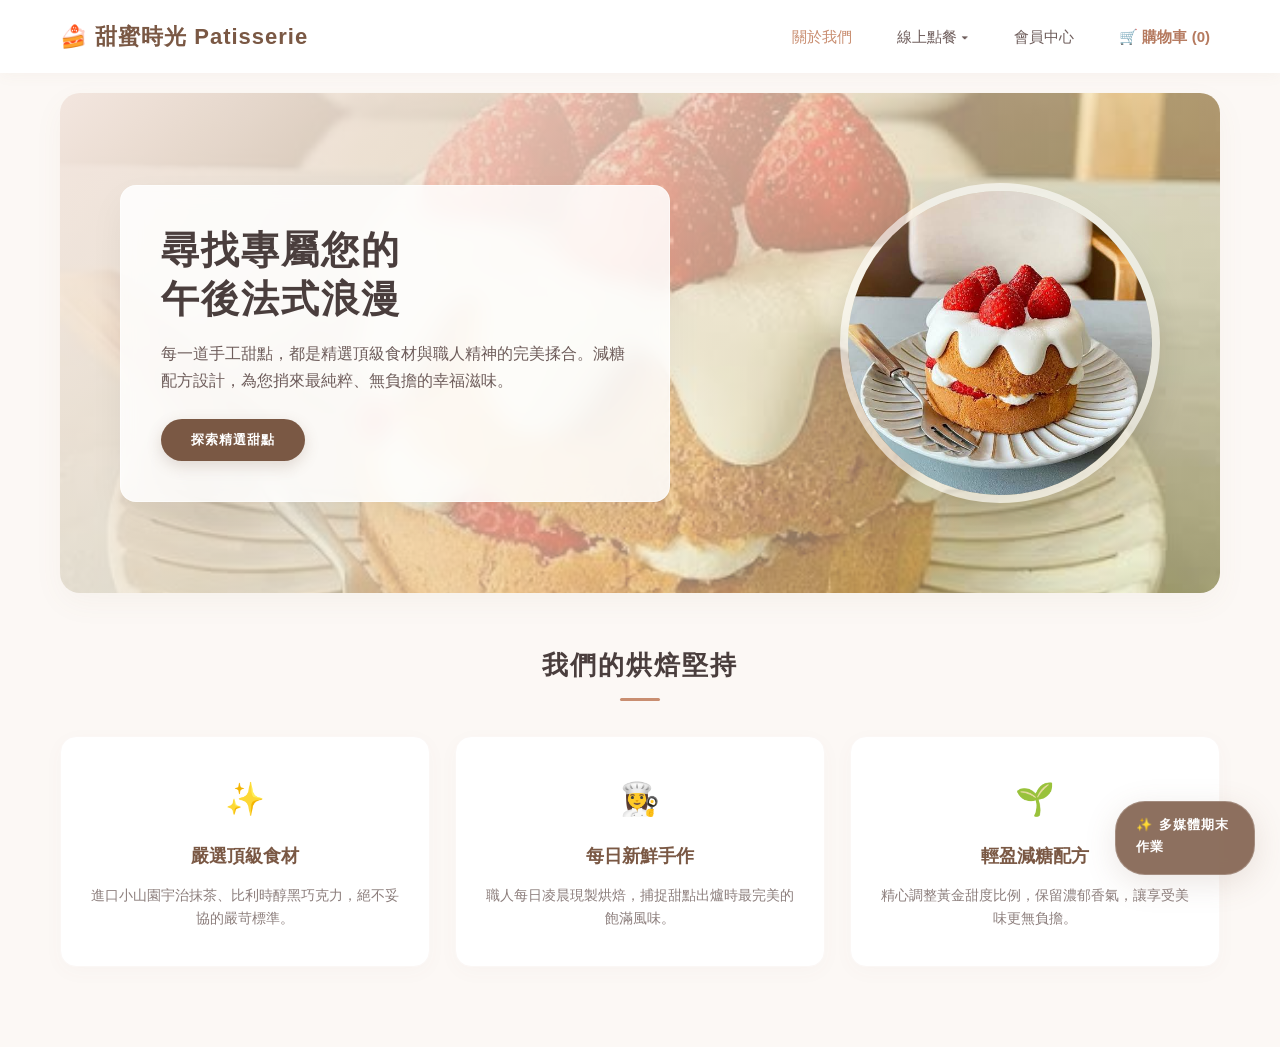
<file: index.html>
<!DOCTYPE html>
<html lang="zh-TW">
<head>
    <meta charset="UTF-8">
    <meta name="viewport" content="width=device-width, initial-scale=1.0">
    <title>甜蜜時光 Patisserie</title>
    
    <link rel="stylesheet" href="css/style.css">
    
    <link rel="stylesheet" href="css/style_phone.css">
</head>
<body>

    <div class="system-switcher" id="admin-switcher-bar">
        <span>⚙️ 核心特權帳號登入：專題雙端切換</span>
        <button id="switch-user-btn" class="active" onclick="switchSystem('user')">📱 顧客前台下單端</button>
        <button id="switch-admin-btn" onclick="switchSystem('admin')">🏪 店家後台接單端</button>
    </div>

    <div id="floating-badge" class="project-badge">
        <div class="badge-title">多媒體期末作業</div>
        <div class="members-list">
            成員：梁宇嫻 · 李冠萱 · 羅聖威 · 陳品勳 · 劉昕燁 · 陳君豪
        </div>
    </div>

    <div id="user-view">
        <header>
            <div class="nav-container">
                <a onclick="showPage('home-section')" class="logo">🍰 甜蜜時光 Patisserie</a>
                <ul class="nav-menu">
                    <li><a id="nav-home" onclick="showPage('home-section')" class="active">關於我們</a></li>
                    <li class="dropdown">
                        <a id="nav-order" onclick="showPage('order-section')">線上點餐 ▾</a>
                        <div class="dropdown-content">
                            <a onclick="showPage('order-section'); filterCategory('全部甜點')">全部甜點</a>
                            <a onclick="showPage('order-section'); filterCategory('法式塔類')">法式塔類</a>
                            <a onclick="showPage('order-section'); filterCategory('招牌蛋糕')">招牌蛋糕</a>
                            <a onclick="showPage('order-section'); filterCategory('常溫點心')">常溫點心</a>
                        </div>
                    </li>
                    <li><a id="nav-login" onclick="showPage('login-section')">會員中心</a></li>
                    <li><a onclick="showPage('order-section', true)" style="color: #b57a5f; font-weight: bold;">🛒 購物車 (<span id="cart-count">0</span>)</a></li>
                </ul>
            </div>
        </header>

        <div class="container">
            <section id="home-section" class="page-section active">
                <div class="hero-section">
                    <div class="hero-content">
                        <h1>尋找專屬您的<br>午後法式浪漫</h1>
                        <p>每一道手工甜點，都是精選頂級食材與職人精神的完美揉合。減糖配方設計，為您捎來最純粹、無負擔的幸福滋味。</p>
                        <button class="btn-primary" onclick="showPage('order-section'); filterCategory('全部甜點')">探索精選甜點</button>
                    </div>
                    <img src="images/cake_berry.jpg" class="hero-featured-img" alt="主打草莓戚風蛋糕">
                </div>

                <h2 class="section-title">我們的烘焙堅持</h2>
                <div class="features-grid">
                    <div class="feature-card">
                        <span class="feature-icon">✨</span>
                        <h3>嚴選頂級食材</h3>
                        <p>進口小山園宇治抹茶、比利時醇黑巧克力，絕不妥協的嚴苛標準。</p>
                    </div>
                    <div class="feature-card">
                        <span class="feature-icon">👩‍🍳</span>
                        <h3>每日新鮮手作</h3>
                        <p>職人每日凌晨現製烘焙，捕捉甜點出爐時最完美的飽滿風味。</p>
                    </div>
                    <div class="feature-card">
                        <span class="feature-icon">🌱</span>
                        <h3>輕盈減糖配方</h3>
                        <p>精心調整黃金甜度比例，保留濃郁香氣，讓享受美味更無負擔。</p>
                    </div>
                </div>
            </section>

            <section id="order-section" class="page-section">
                <div class="order-layout">
                    <div class="menu-products-column">
                        <h2 class="menu-title" id="menu-title-text">精選甜點菜單</h2>
                        <p class="menu-subtitle">點擊下方按鈕即可直接加入購物車！</p>
                        <div class="menu-grid" id="menu-grid-box"></div>
                    </div>

                    <div class="cart-box" id="cart-anchor">
                        <h3>🛒 我的購物車</h3>
                        <div class="empty-cart-msg" id="empty-cart-msg">購物車目前是空的。</div>
                        <ul class="cart-items-list" id="cart-items"></ul>
                        <div class="cart-total-box" id="cart-total-box" style="display: none;">
                            <div class="total-row">
                                <span>總金額：</span>
                                <span>NT$ <span id="total-amount">0</span></span>
                            </div>
                            <button class="btn-checkout" onclick="checkout()">確認送出訂單</button>
                        </div>
                    </div>
                </div>
            </section>

            <section id="login-section" class="page-section">
                <div class="auth-container" id="login-form-box">
                    <h2>會員登入</h2>
                    <form onsubmit="handleLogin(event)">
                        <div class="form-group">
                            <label for="login-email">電子信箱 (Email)</label>
                            <input type="email" id="login-email" required placeholder="example@mail.com">
                        </div>
                        <div class="form-group">
                            <label for="login-password">密碼</label>
                            <input type="password" id="login-password" required placeholder="請輸入密碼">
                        </div>
                        <button type="submit" class="btn-auth">登入</button>
                    </form>
                    <div class="auth-switch">還沒有帳號嗎？ <a href="#" onclick="toggleForm('register')">立即註冊</a></div>
                </div>

                <div class="auth-container" id="register-form-box" style="display: none;">
                    <h2>加入會員</h2>
                    <form onsubmit="handleRegister(event)">
                        <div class="form-group">
                            <label for="reg-email">電子信箱 (Email)</label>
                            <input type="email" id="reg-email" required placeholder="example@mail.com">
                        </div>
                        <div class="form-group">
                            <label for="reg-password">設定密碼</label>
                            <input type="password" id="reg-password" required placeholder="請輸入密碼">
                        </div>
                        <div class="form-group">
                            <label for="reg-confirm">確認密碼</label>
                            <input type="password" id="reg-confirm" required placeholder="請再次輸入密碼">
                        </div>
                        <button type="submit" class="btn-auth">確認註冊</button>
                    </form>
                    <div class="auth-switch">已經有帳號了？ <a href="#" onclick="toggleForm('login')">返回登入</a></div>
                </div>

                <div class="auth-container user-welcome-box" id="user-status" style="display: none;">
                    <h2>🎉 歡迎回來！</h2>
                    <p style="margin: 15px 0; font-size: 15px;">使用者帳號：<span id="user-display-email" style="font-weight: bold; color: #a87c66;"></span></p>
                    <div id="admin-badge-notice" style="display:none; color:#e67e22; font-weight:bold; margin-bottom:15px; font-size:13px;">⚡ 管理權限已啟用：頂部控制列已解鎖</div>
                    <button class="btn-logout" onclick="handleLogout()">登出帳號</button>
                </div>

                <div class="history-container" id="history-box" style="display: none;">
                    <h3>📦 我的歷史訂單狀態</h3>
                    <div id="history-list-content"></div>
                </div>
            </section>
        </div>
    </div>

    <div id="admin-view">
        <div class="admin-dashboard">
            <div class="admin-header">
                <div class="admin-title">🧁 甜蜜時光 - 核心後台接單系統</div>
                <button class="btn-primary" style="background:#7a5844;" onclick="refreshAdminDashboard()">🔄 重新整理訂單</button>
            </div>

            <div class="admin-stats-grid">
                <div class="stat-card">
                    <h4>今日新訂單</h4>
                    <div class="stat-number" id="stat-new-orders">0 筆</div>
                </div>
                <div class="stat-card" style="border-left-color: #f1c40f;">
                    <h4>製作中訂單</h4>
                    <div class="stat-number" id="stat-cooking-orders">0 筆</div>
                </div>
                <div class="stat-card revenue">
                    <h4>今日營業總額</h4>
                    <div class="stat-number">NT$ <span id="stat-total-revenue">0</span></div>
                </div>
            </div>

            <div class="admin-orders-section">
                <h3>📥 即時顧客訂單流水線</h3>
                <div id="admin-orders-list-box"></div>
            </div>
        </div>
    </div>

    <script src="js/script.js"></script>
</body>
</html>
</file>
<file: css/style.css>
/* --- 基礎全域樣式 --- */
        * {
            box-sizing: border-box;
            margin: 0;
            padding: 0;
            font-family: 'Playfair Display', 'Segoe UI', Tahoma, Geneva, Verdana, sans-serif, "微軟正黑體";
        }
        body {
            background-color: #fcf8f5;
            color: #4a3e3d;
            line-height: 1.7;
            position: relative;
        }
        .container {
            max-width: 1200px;
            margin: 0 auto;
            padding: 20px;
        }

        /* 👑 隱藏式雙端切換工具列（預設隱藏 display: none） */
        .system-switcher {
            display: none; 
            background: #4a3e3d; /* 深咖啡色背景 */
            padding: 12px 20px;
            justify-content: center;
            align-items: center;
            gap: 15px;
            z-index: 10001;
            position: relative;
            border-bottom: 2px solid #caa08c;
            animation: slideDown 0.4s ease;
        }
        @keyframes slideDown {
            from { transform: translateY(-100%); }
            to { transform: translateY(0); }
        }
        .system-switcher span {
            color: #fbf7f5;
            font-size: 14px;
            font-weight: bold;
            margin-right: 10px;
        }
        .system-switcher button {
            background: #fff;
            color: #4a3e3d;
            border: 2px solid #caa08c;
            padding: 8px 18px;
            border-radius: 25px;
            cursor: pointer;
            font-size: 14px;
            font-weight: 600;
            transition: all 0.3s ease;
            box-shadow: 0 4px 6px rgba(0,0,0,0.1);
        }
        .system-switcher button.active {
            background: #d35400 !important; 
            color: white !important;
            border-color: #d35400 !important;
            font-weight: bold;
            box-shadow: 0 0 10px rgba(211, 84, 0, 0.5);
        }
        .system-switcher button:hover {
            background: #f5eae4;
        }

        /* ✨ 互動式浮動標籤樣式 ✨ */
        .project-badge {
            position: fixed;
            bottom: 25px;
            right: 25px;
            background-color: rgba(122, 88, 68, 0.85);
            backdrop-filter: blur(10px);
            -webkit-backdrop-filter: blur(10px);
            color: #ffffff;
            padding: 12px 20px;
            border-radius: 30px;
            font-size: 13px;
            font-weight: 600;
            letter-spacing: 1px;
            box-shadow: 0 8px 32px 0 rgba(122, 88, 68, 0.15);
            z-index: 9999;
            border: 1px solid rgba(255, 255, 255, 0.2);
            transition: all 0.4s cubic-bezier(0.4, 0, 0.2, 1);
            cursor: pointer;
            display: flex;
            flex-direction: column;
            align-items: flex-start;
            gap: 4px;
            max-width: 140px;
            overflow: hidden;
        }
        .project-badge .members-list {
            max-height: 0;
            opacity: 0;
            font-size: 12px;
            color: rgba(255, 255, 255, 0.9);
            font-weight: 400;
            transition: all 0.4s cubic-bezier(0.4, 0, 0.2, 1);
            white-space: nowrap;
            margin-top: 0;
        }
        .project-badge:hover {
            max-width: 550px;
            border-radius: 16px;
            background-color: rgba(122, 88, 68, 0.95);
            box-shadow: 0 12px 40px 0 rgba(122, 88, 68, 0.3);
            transform: translateY(-2px);
        }
        .project-badge:hover .members-list {
            max-height: 50px;
            opacity: 1;
            margin-top: 6px;
        }
        .badge-title::before {
            content: '✨';
            margin-right: 6px;
            display: inline-block;
            animation: starPulse 2s infinite ease-in-out;
        }
        @keyframes starPulse {
            0% { transform: scale(1); opacity: 0.8; }
            50% { transform: scale(1.2); opacity: 1; filter: drop-shadow(0 0 4px #fff); }
            100% { transform: scale(1); opacity: 0.8; }
        }

        /* --- 導覽列樣式 --- */
        header {
            background-color: rgba(255, 255, 255, 0.95);
            backdrop-filter: blur(10px);
            box-shadow: 0 2px 15px rgba(142, 108, 88, 0.05);
            position: sticky;
            top: 0;
            z-index: 1000;
        }
        .nav-container {
            display: flex;
            justify-content: space-between;
            align-items: center;
            max-width: 1200px;
            margin: 0 auto;
            padding: 18px 20px;
        }
        .logo {
            font-size: 22px;
            font-weight: 700;
            color: #7a5844;
            text-decoration: none;
            display: flex;
            align-items: center;
            gap: 8px;
            letter-spacing: 1px;
            cursor: pointer;
        }
        .nav-menu {
            display: flex;
            list-style: none;
            gap: 25px;
            align-items: center;
        }
        .nav-menu a {
            text-decoration: none;
            color: #6e5d5b;
            font-weight: 500;
            padding: 5px 10px;
            transition: all 0.3s ease;
            cursor: pointer;
            font-size: 15px;
        }
        .nav-menu a:hover, .nav-menu a.active {
            color: #c98e71;
        }

        /* --- 下拉選單樣式 --- */
        .dropdown {
            position: relative;
            display: inline-block;
        }
        .dropdown-content {
            display: none;
            position: absolute;
            background-color: #fff;
            min-width: 150px;
            box-shadow: 0px 8px 25px rgba(142, 108, 88, 0.1);
            border-radius: 8px;
            padding: 8px 0;
            z-index: 1;
            top: 100%;
            border: 1px solid #f5eae4;
        }
        .dropdown-content a {
            color: #4a3e3d;
            padding: 10px 20px;
            display: block;
            text-align: left;
            font-size: 14px;
        }
        .dropdown-content a:hover {
            background-color: #fdfaf6;
            color: #c98e71;
        }
        .dropdown:hover .dropdown-content {
            display: block;
        }

        /* --- 區塊切換隱藏機制 --- */
        .page-section {
            display: none;
        }
        .page-section.active {
            display: block;
            animation: fadeIn 0.6s ease;
        }
        @keyframes fadeIn {
            from { opacity: 0; transform: translateY(10px); }
            to { opacity: 1; transform: translateY(0); }
        }

        /* ================= 高級質感首頁樣式 ================= */
        .hero-section {
            background: linear-gradient(135deg, #f3e6df 0%, rgba(234, 222, 122, 0.33) 100%), url('../images/cake_berry.jpg');
            background-size: cover;
            background-position: center;
            border-radius: 20px;
            padding: 90px 60px;
            display: flex;
            align-items: center;
            justify-content: space-between;
            margin-bottom: 50px;
            box-shadow: 0 10px 30px rgba(142, 108, 88, 0.05);
            position: relative;
            overflow: hidden;
        }
        .hero-content {
            max-width: 550px;
            background: rgba(255, 255, 255, 0.85);
            backdrop-filter: blur(10px);
            padding: 40px;
            border-radius: 16px;
            border: 1px solid rgba(255, 255, 255, 0.5);
            box-shadow: 0 15px 35px rgba(0,0,0,0.05);
        }
        .hero-content h1 {
            font-size: 38px;
            color: #4a3e3d;
            margin-bottom: 15px;
            font-weight: 700;
            letter-spacing: 2px;
            line-height: 1.3;
        }
        .hero-content p {
            font-size: 16px;
            color: #6e5d5b;
            margin-bottom: 25px;
        }
        .btn-primary {
            display: inline-block;
            background-color: #7a5844;
            color: white;
            padding: 12px 30px;
            border-radius: 30px;
            text-decoration: none;
            font-weight: bold;
            letter-spacing: 1px;
            transition: all 0.3s ease;
            box-shadow: 0 5px 15px rgba(122, 88, 68, 0.2);
            cursor: pointer;
            border: none;
        }
        .btn-primary:hover {
            background-color: #c98e71;
            transform: translateY(-2px);
            box-shadow: 0 8px 20px rgba(201, 142, 113, 0.3);
        }
        .hero-featured-img {
            width: 320px;
            height: 320px;
            object-fit: cover;
            border-radius: 50%;
            border: 8px solid rgba(255, 255, 255, 0.6);
            box-shadow: 0 15px 30px rgba(0,0,0,0.1);
        }
        @media (max-width: 850px) {
            .hero-section { flex-direction: column; padding: 40px 20px; text-align: center; }
            .hero-featured-img { display: none; }
            .hero-content { max-width: 100%; }
        }

        .section-title {
            text-align: center;
            font-size: 26px;
            color: #4a3e3d;
            margin-bottom: 35px;
            position: relative;
            letter-spacing: 2px;
        }
        .section-title::after {
            content: '';
            display: block;
            width: 40px;
            height: 3px;
            background-color: #c98e71;
            margin: 10px auto 0;
            border-radius: 2px;
        }
        .features-grid {
            display: grid;
            grid-template-columns: repeat(auto-fit, minmax(300px, 1fr));
            gap: 25px;
            margin-bottom: 60px;
        }
        .feature-card {
            background: #fff;
            padding: 35px 25px;
            border-radius: 16px;
            text-align: center;
            box-shadow: 0 5px 20px rgba(142, 108, 88, 0.03);
            transition: all 0.3s ease;
            border: 1px solid #fbf7f5;
        }
        .feature-card:hover {
            transform: translateY(-5px);
            box-shadow: 0 12px 30px rgba(142, 108, 88, 0.08);
        }
        .feature-icon { font-size: 32px; margin-bottom: 15px; display: inline-block; }
        .feature-card h3 { font-size: 18px; color: #7a5844; margin-bottom: 12px; }
        .feature-card p { font-size: 14px; color: #8c7e7c; }

        /* ================= 點餐頁與購物車版面配置 ================= */
        .order-layout {
            display: grid;
            grid-template-columns: 2.6fr 1fr;
            gap: 35px;
            margin-top: 10px;
        }
        @media (max-width: 950px) {
            .order-layout { grid-template-columns: 1fr; }
        }
        .menu-title {
            font-size: 26px;
            color: #4a3e3d;
            margin-bottom: 5px;
            border-left: 4px solid #c98e71;
            padding-left: 12px;
            letter-spacing: 1px;
        }
        .menu-subtitle { font-size: 14px; color: #8c7e7c; margin-bottom: 30px; }
        .menu-grid {
            display: grid;
            grid-template-columns: repeat(auto-fill, minmax(240px, 1fr));
            gap: 25px;
        }
        .menu-item {
            background: #fff;
            border-radius: 14px;
            overflow: hidden;
            box-shadow: 0 4px 15px rgba(142, 108, 88, 0.03);
            transition: all 0.3s ease;
            display: flex;
            flex-direction: column;
            border: 1px solid rgba(142, 108, 88, 0.02);
        }
        .menu-item:hover { transform: translateY(-6px); box-shadow: 0 10px 25px rgba(142, 108, 88, 0.08); }
        .menu-item img { width: 100%; height: 200px; object-fit: cover; background-color: #f5eae4; }
        .menu-info { padding: 18px; display: flex; flex-direction: column; flex-grow: 1; }
        .menu-category-tag {
            align-self: flex-start;
            background-color: #f7ede8;
            color: #b57a5f;
            font-size: 11px;
            padding: 3px 10px;
            border-radius: 20px;
            margin-bottom: 10px;
            font-weight: 600;
        }
        .menu-item .menu-title { font-size: 16px; font-weight: bold; color: #4a3e3d; margin-bottom: 8px; border: none; padding-left: 0; }
        .menu-price { font-size: 16px; color: #b57a5f; font-weight: 700; margin-bottom: 15px; margin-top: auto; }
        .btn-add {
            width: 100%;
            background-color: #caa08c;
            color: white;
            border: none;
            padding: 11px;
            border-radius: 8px;
            cursor: pointer;
            font-weight: bold;
            transition: background 0.3s;
        }
        .btn-add:hover { background-color: #b5836c; }

        .cart-box {
            background: #fff;
            padding: 22px;
            border-radius: 16px;
            box-shadow: 0 4px 20px rgba(142, 108, 88, 0.06);
            align-self: start;
            position: sticky;
            top: 100px;
            border: 1px solid rgba(142, 108, 88, 0.03);
        }
        .cart-box h3 { font-size: 18px; margin-bottom: 15px; padding-bottom: 12px; border-bottom: 2px solid #f7ede8; color: #4a3e3d; }
        .cart-items-list { list-style: none; max-height: 280px; overflow-y: auto; margin-bottom: 15px; }
        .cart-item { display: flex; justify-content: space-between; align-items: center; font-size: 13px; padding: 10px 0; border-bottom: 1px dashed #f5eae4; }
        .empty-cart-msg { color: #a39592; text-align: center; padding: 25px 0; font-size: 14px; }
        .cart-total-box { border-top: 2px solid #f7ede8; padding-top: 15px; }
        .total-row { display: flex; justify-content: space-between; font-size: 16px; font-weight: bold; margin-bottom: 15px; color: #4a3e3d; }
        .btn-checkout {
            width: 100%;
            background-color: #7a5844;
            color: white;
            border: none;
            padding: 12px;
            border-radius: 8px;
            cursor: pointer;
            font-weight: bold;
            font-size: 14px;
            transition: background 0.3s;
        }
        .btn-checkout:hover { background-color: #c98e71; }

        /* ================= 会員中心與歷史訂單樣式 ================= */
        .auth-container {
            max-width: 400px;
            margin: 40px auto 20px;
            background: white;
            padding: 35px;
            border-radius: 16px;
            box-shadow: 0 5px 25px rgba(142, 108, 88, 0.06);
            border: 1px solid rgba(142, 108, 88, 0.02);
        }
        .auth-container h2 { text-align: center; margin-bottom: 25px; color: #4a3e3d; letter-spacing: 1px; }
        .form-group { margin-bottom: 20px; }
        .form-group label { display: block; margin-bottom: 8px; font-size: 14px; font-weight: 500; color: #6e5d5b; }
        .form-group input {
            width: 100%; padding: 11px; border: 1px solid #e5dbd5; border-radius: 8px; font-size: 14px; background-color: #fdfcfb; transition: border-color 0.3s;
        }
        .form-group input:focus { outline: none; border-color: #c98e71; background-color: #fff; }
        .btn-auth {
            width: 100%; padding: 12px; background-color: #caa08c; color: white; border: none; border-radius: 8px; font-size: 15px; font-weight: bold; cursor: pointer; transition: background 0.3s;
        }
        .btn-auth:hover { background-color: #b5836c; }
        .auth-switch { text-align: center; margin-top: 18px; font-size: 13px; color: #8c7e7c; }
        .auth-switch a { color: #b57a5f; text-decoration: none; font-weight: bold; }
        .user-welcome-box { text-align: center; padding: 40px 20px; }
        .btn-logout {
            background-color: #d9534f; color: white; border: none; padding: 9px 18px; border-radius: 6px; cursor: pointer; margin-top: 20px; font-weight: bold; transition: background 0.3s;
        }
        .btn-logout:hover { background-color: #c9302c; }

        .history-container {
            max-width: 700px;
            margin: 30px auto;
            background: white;
            padding: 30px;
            border-radius: 16px;
            box-shadow: 0 5px 25px rgba(142, 108, 88, 0.04);
            border: 1px solid rgba(142, 108, 88, 0.02);
        }
        .history-container h3 {
            font-size: 20px; color: #4a3e3d; margin-bottom: 20px; padding-bottom: 10px; border-bottom: 2px solid #f7ede8; text-align: center;
        }
        .order-card {
            background: #fdfcfb;
            border: 1px solid #f5eae4;
            border-radius: 10px;
            padding: 15px;
            margin-bottom: 15px;
            position: relative;
        }
        .order-card-header {
            display: flex; justify-content: space-between; font-size: 13px; color: #8c7e7c; border-bottom: 1px solid #f5eae4; padding-bottom: 8px; margin-bottom: 10px;
        }
        .order-card-body { font-size: 14px; color: #4a3e3d; margin-bottom: 8px; }
        .order-card-total { text-align: right; font-weight: bold; color: #b57a5f; font-size: 15px; }
        .no-history-msg { text-align: center; color: #a39592; padding: 30px 0; font-size: 14px; }

        /* ================= 🏪 店家後台操作端樣式 ================= */
        #admin-view {
            display: none;
            background: #f5f0eb;
            min-height: 100vh;
            padding: 30px 20px;
        }
        .admin-dashboard {
            max-width: 1100px;
            margin: 0 auto;
        }
        .admin-header {
            display: flex;
            justify-content: space-between;
            align-items: center;
            margin-bottom: 30px;
            border-bottom: 3px solid #7a5844;
            padding-bottom: 15px;
        }
        .admin-title { font-size: 28px; color: #7a5844; font-weight: bold; }
        .admin-stats-grid {
            display: grid;
            grid-template-columns: repeat(auto-fit, minmax(220px, 1fr));
            gap: 20px;
            margin-bottom: 35px;
        }
        .stat-card {
            background: white;
            padding: 20px;
            border-radius: 12px;
            box-shadow: 0 4px 15px rgba(0,0,0,0.03);
            border-left: 5px solid #7a5844;
        }
        .stat-card.revenue { border-left-color: #2ecc71; }
        .stat-card h4 { font-size: 14px; color: #8c7e7c; margin-bottom: 5px; }
        .stat-card .stat-number { font-size: 24px; font-weight: bold; color: #4a3e3d; }
        
        .admin-orders-section {
            background: white;
            padding: 25px;
            border-radius: 16px;
            box-shadow: 0 4px 20px rgba(0,0,0,0.02);
        }
        .admin-orders-section h3 { margin-bottom: 20px; color: #4a3e3d; font-size: 20px; border-left: 4px solid #caa08c; padding-left: 10px; }
        
        .status-badge {
            padding: 3px 10px;
            border-radius: 12px;
            font-size: 12px;
            font-weight: bold;
        }
        .status-pending { background: #ffeaa7; color: #d63031; }
        .status-cooking { background: #74b9ff; color: #0984e3; }
        .status-completed { background: #55efc4; color: #00b894; }

        .admin-btn {
            padding: 6px 14px;
            border: none;
            border-radius: 6px;
            cursor: pointer;
            font-weight: bold;
            font-size: 13px;
            margin-left: 8px;
            transition: background 0.2s;
        }
        .btn-accept { background: #74b9ff; color: white; }
        .btn-accept:hover { background: #0984e3; }
        .btn-finish { background: #2ecc71; color: white; }
        .btn-finish:hover { background: #27ae60; }
</file>
<file: css/style_phone.css>
/* ==========================================================================
   📱 甜蜜時光 Patisserie - 專屬手機板樣式 (style_phone.css)
   ========================================================================== */

@media screen and (max-width: 767px) {
    
    /* --- 基礎全域樣式 --- */
    * {
        box-sizing: border-box;
        margin: 0;
        padding: 0;
        font-family: 'Playfair Display', 'Segoe UI', Tahoma, Geneva, Verdana, sans-serif, "微軟正黑體";
        -webkit-text-size-adjust: 100%; 
    }
    
    body {
        background-color: #fcf8f5;
        color: #4a3e3d;
        line-height: 1.6;
        position: relative;
        font-size: 15px;
    }
    
    .container {
        width: 100%;
        max-width: 1200px;
        margin: 0 auto;
        padding: 15px;
    }

    /* 👑 隱藏式雙端切換工具列 */
    .system-switcher {
        display: none; 
        background: #4a3e3d;
        padding: 10px 15px;
        justify-content: center;
        align-items: center;
        flex-wrap: wrap;
        gap: 10px;
        z-index: 10001;
        position: relative;
        border-bottom: 2px solid #caa08c;
        animation: slideDown 0.4s ease;
    }
    
    @keyframes slideDown {
        from { transform: translateY(-100%); }
        to { transform: translateY(0); }
    }
    
    .system-switcher span {
        color: #fbf7f5;
        font-size: 13px;
        font-weight: bold;
    }
    
    .system-switcher button {
        background: #fff;
        color: #4a3e3d;
        border: 2px solid #caa08c;
        padding: 6px 14px;
        border-radius: 25px;
        cursor: pointer;
        font-size: 13px;
        font-weight: 600;
        transition: all 0.3s ease;
        box-shadow: 0 4px 6px rgba(0,0,0,0.1);
    }
    
    .system-switcher button.active {
        background: #d35400 !important; 
        color: white !important;
        border-color: #d35400 !important;
        font-weight: bold;
        box-shadow: 0 0 10px rgba(211, 84, 0, 0.5);
    }

    /* ✨ 互動式浮動標籤樣式 ✨ */
    .project-badge {
        position: fixed;
        bottom: 20px;
        right: 15px;
        background-color: rgba(122, 88, 68, 0.9);
        backdrop-filter: blur(10px);
        -webkit-backdrop-filter: blur(10px);
        color: #ffffff;
        padding: 10px 16px;
        border-radius: 30px;
        font-size: 12px;
        font-weight: 600;
        letter-spacing: 1px;
        box-shadow: 0 8px 32px 0 rgba(122, 88, 68, 0.15);
        z-index: 9999;
        border: 1px solid rgba(255, 255, 255, 0.2);
        transition: all 0.4s cubic-bezier(0.4, 0, 0.2, 1);
        cursor: pointer;
        display: flex;
        flex-direction: column;
        align-items: flex-start;
        gap: 4px;
        max-width: 130px;
        overflow: hidden;
    }
    
    .project-badge .members-list {
        max-height: 0;
        opacity: 0;
        font-size: 11px;
        color: rgba(255, 255, 255, 0.9);
        font-weight: 400;
        transition: all 0.4s cubic-bezier(0.4, 0, 0.2, 1);
        white-space: nowrap;
        margin-top: 0;
    }
    
    .project-badge:hover, .project-badge:active {
        max-width: 280px;
        border-radius: 12px;
        background-color: rgba(122, 88, 68, 0.95);
    }
    
    .project-badge:hover .members-list, .project-badge:active .members-list {
        max-height: 80px;
        opacity: 1;
        margin-top: 6px;
        white-space: normal;
    }
    
    .badge-title::before {
        content: '✨';
        margin-right: 4px;
        display: inline-block;
        animation: starPulse 2s infinite ease-in-out;
    }
    
    @keyframes starPulse {
        0% { transform: scale(1); opacity: 0.8; }
        50% { transform: scale(1.2); opacity: 1; }
        100% { transform: scale(1); opacity: 0.8; }
    }

    /* --- 導覽列樣式 --- */
    header {
        background-color: rgba(255, 255, 255, 0.95);
        backdrop-filter: blur(10px);
        box-shadow: 0 2px 15px rgba(142, 108, 88, 0.05);
        position: sticky;
        top: 0;
        z-index: 1000;
    }
    
    .nav-container {
        display: flex;
        flex-direction: column; /* 上 Logo 下選單 */
        align-items: center;
        padding: 12px 15px;
        gap: 10px;
    }
    
    .logo {
        font-size: 20px;
        font-weight: 700;
        color: #7a5844;
        text-decoration: none;
        display: flex;
        align-items: center;
        gap: 6px;
        letter-spacing: 1px;
    }
    
    .nav-menu {
        display: flex;
        list-style: none;
        gap: 5px;
        align-items: center;
        width: 100%;
        overflow-x: auto; /* 允許橫向滾動 */
        white-space: nowrap;
        padding-bottom: 5px;
        -webkit-overflow-scrolling: touch;
    }
    
    .nav-menu::-webkit-scrollbar {
        display: none;
    }
    
    .nav-menu li {
        display: inline-block;
    }
    
    .nav-menu a {
        text-decoration: none;
        color: #6e5d5b;
        font-weight: 500;
        padding: 6px 12px;
        display: block;
        font-size: 14px;
    }
    
    .nav-menu a:hover, .nav-menu a.active {
        color: #c98e71;
    }

    /* --- 下拉選單樣式 --- */
    .dropdown {
        position: relative;
    }
    
    .dropdown-content {
        display: none;
        position: absolute;
        background-color: #fff;
        min-width: 130px;
        box-shadow: 0px 8px 25px rgba(142, 108, 88, 0.15);
        border-radius: 8px;
        padding: 5px 0;
        z-index: 1001;
        top: 100%;
        left: 50%;
        transform: translateX(-50%);
        border: 1px solid #f5eae4;
    }
    
    .dropdown-content a {
        padding: 10px 15px;
        font-size: 13px;
        text-align: center;
    }
    
    .dropdown:hover .dropdown-content, .dropdown:active .dropdown-content {
        display: block;
    }

    /* --- 區塊切換隱藏機制 --- */
    .page-section {
        display: none;
    }
    
    .page-section.active {
        display: block;
        animation: fadeIn 0.4s ease;
    }
    
    @keyframes fadeIn {
        from { opacity: 0; transform: translateY(5px); }
        to { opacity: 1; transform: translateY(0); }
    }

    /* ================= 豪華版首頁樣式 ================= */
    .hero-section {
        background: linear-gradient(135deg, rgba(243, 230, 223, 0.9) 0%, rgba(234, 222, 122, 0.4) 100%), url('../images/cake_berry.jpg');
        background-size: cover;./
        background-position: center;
        border-radius: 16px;
        padding: 40px 20px;
        display: flex;
        flex-direction: column;
        align-items: center;
        text-align: center;
        margin-bottom: 30px;
        box-shadow: 0 10px 30px rgba(142, 108, 88, 0.05);
    }
    
    .hero-content {
        width: 100%;
        background: rgba(255, 255, 255, 0.9);
        backdrop-filter: blur(5px);
        padding: 25px 20px;
        border-radius: 12px;
        border: 1px solid rgba(255, 255, 255, 0.5);
    }
    
    .hero-content h1 {
        font-size: 26px;
        color: #4a3e3d;
        margin-bottom: 12px;
        font-weight: 700;
        letter-spacing: 1px;
        line-height: 1.3;
    }
    
    .hero-content p {
        font-size: 14px;
        color: #6e5d5b;
        margin-bottom: 20px;
    }
    
    .btn-primary {
        display: inline-block;
        background-color: #7a5844;
        color: white;
        padding: 10px 24px;
        border-radius: 30px;
        text-decoration: none;
        font-weight: bold;
        font-size: 14px;
        letter-spacing: 1px;
        border: none;
        width: 100%;
        max-width: 200px;
    }
    
    .hero-featured-img {
        display: none; /* 手機端隱藏大圖，避免排版過長 */
    }

    .section-title {
        text-align: center;
        font-size: 22px;
        color: #4a3e3d;
        margin-bottom: 25px;
        letter-spacing: 1px;
    }
    
    .section-title::after {
        content: '';
        display: block;
        width: 35px;
        height: 3px;
        background-color: #c98e71;
        margin: 8px auto 0;
        border-radius: 2px;
    }

    /* 特色區塊：手機端垂直單欄 */
    .features-grid {
        display: flex;
        flex-direction: column;
        gap: 15px;
        margin-bottom: 40px;
    }
    
    .feature-card {
        background: #fff;
        padding: 25px 20px;
        border-radius: 12px;
        text-align: center;
        border: 1px solid #fbf7f5;
        box-shadow: 0 4px 12px rgba(142, 108, 88, 0.03);
    }
    
    .feature-icon { font-size: 28px; margin-bottom: 10px; }
    .feature-card h3 { font-size: 16px; color: #7a5844; margin-bottom: 8px; }
    .feature-card p { font-size: 13px; color: #8c7e7c; }

    /* ================= 點餐頁與購物車版面配置 ================= */
    .order-layout {
        display: flex;
        flex-direction: column; /* 手機端先菜單、後購物車 */
        gap: 25px;
        margin-top: 5px;
    }
    
    .menu-title {
        font-size: 22px;
        color: #4a3e3d;
        margin-bottom: 4px;
        border-left: 4px solid #c98e71;
        padding-left: 10px;
    }
    
    .menu-subtitle { font-size: 13px; color: #8c7e7c; margin-bottom: 20px; }

    /* 商品列表網格：手機端雙欄 RWD */
    .menu-grid {
        display: grid;
        grid-template-columns: repeat(auto-fill, minmax(150px, 1fr)); 
        gap: 15px;
    }
    
    .menu-item {
        background: #fff;
        border-radius: 12px;
        overflow: hidden;
        display: flex;
        flex-direction: column;
        border: 1px solid rgba(142, 108, 88, 0.05);
    }
    
    .menu-item img { width: 100%; height: 130px; object-fit: cover; }
    .menu-info { padding: 12px; display: flex; flex-direction: column; flex-grow: 1; }
    
    .menu-category-tag {
        align-self: flex-start;
        background-color: #f7ede8;
        color: #b57a5f;
        font-size: 10px;
        padding: 2px 8px;
        border-radius: 20px;
        margin-bottom: 6px;
    }
    
    .menu-item .menu-title { font-size: 14px; margin-bottom: 6px; border: none; padding-left: 0; line-height: 1.4; }
    .menu-price { font-size: 14px; color: #b57a5f; font-weight: 700; margin-bottom: 10px; margin-top: auto; }
    
    .btn-add {
        width: 100%;
        background-color: #caa08c;
        color: white;
        border: none;
        padding: 8px;
        border-radius: 6px;
        font-size: 13px;
        font-weight: bold;
    }

    /* 購物車區塊 */
    .cart-box {
        background: #fff;
        padding: 18px;
        border-radius: 12px;
        border: 1px solid rgba(142, 108, 88, 0.05);
        position: sticky;
        top: 120px;
    }
    
    .cart-box h3 { font-size: 16px; margin-bottom: 12px; padding-bottom: 8px; border-bottom: 2px solid #f7ede8; }
    .cart-items-list { max-height: 200px; overflow-y: auto; margin-bottom: 12px; }
    .cart-item { font-size: 13px; padding: 8px 0; }
    .empty-cart-msg { color: #a39592; text-align: center; padding: 20px 0; font-size: 13px; }
    .cart-total-box { border-top: 2px solid #f7ede8; padding-top: 12px; }
    .total-row { font-size: 15px; margin-bottom: 12px; }
    
    .btn-checkout {
        width: 100%;
        background-color: #7a5844;
        color: white;
        border: none;
        padding: 12px;
</file>
